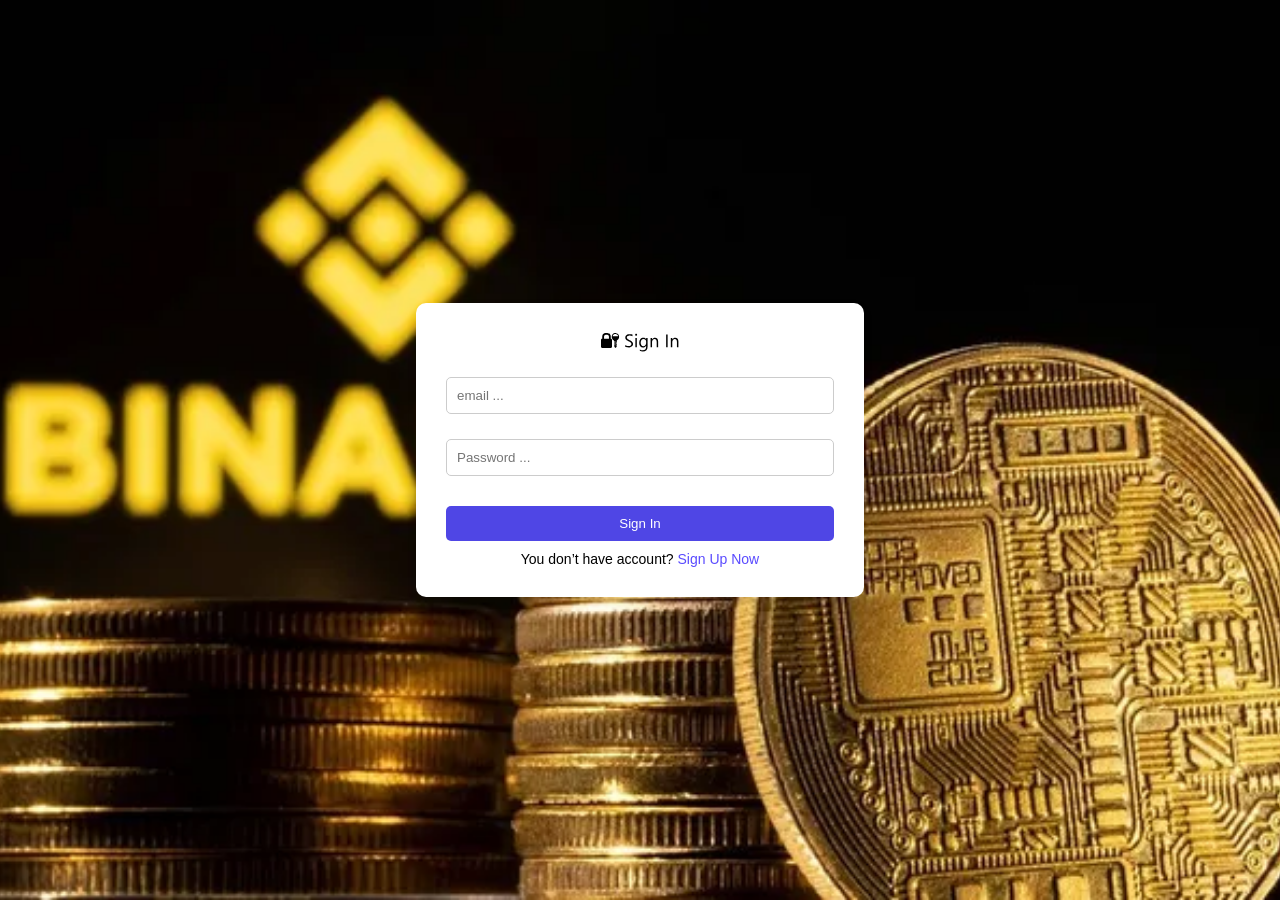
<file: STRUCTURE_FINANCE/index.html>
<!DOCTYPE html>
<html lang="en">

<head>
    <meta charset="UTF-8">
    <meta name="viewport" content="width=device-width, initial-scale=1.0">
    <title>Structure Finance</title>
    <link rel="stylesheet" href="./css/index.css">
</head>

<body>
    <div class="modal" id="change-password-modal">
    <div class="modal-content">
        <div class="modal-header">
            <h2>Change Password</h2>
            <span class="close" id="close-password-modal">✖</span>
        </div>

        <form id="change-password-form">
            <label>Old Password <span>*</span></label>
            <input type="password" id="old-password">
            <p class="modal-error" id="old-password-error">Please enter your old password...</p>

            <label>New Password <span>*</span></label>
            <input type="password" id="new-password">
            <p class="modal-error" id="new-password-error">Please enter your new password...</p>

            <label>Confirm New Password <span>*</span></label>
            <input type="password" id="confirm-new-password">
            <p class="modal-error" id="confirm-new-password-error">Please confirm your new password...</p>

            <div class="buttons">
                <button type="button" class="cancel" id="cancel-password-btn">Cancel</button>
                <button type="submit" class="save">Save</button>
            </div>
        </form>
    </div>
    </div>

    <div class="modal" id="change-info-modal">
    <div class="modal-content">

        <div class="modal-header">
            <h2>Change Information</h2>
            <span class="close" id="close-info-modal">✖</span>
        </div>

        <form id="change-info-form">

            <label>Name <span>*</span></label>
            <input type="text" id="modal-name" value="Nguyen Van A">
            <p class="modal-error" id="modal-name-error">Please enter your name...</p>

            <label>Email <span>*</span></label>
            <input type="email" id="modal-email" value="nguyenvana@gmail.com">
            <p class="modal-error" id="modal-email-error">Please enter your email...</p>

            <label>Phone <span>*</span></label>
            <input type="text" id="modal-phone" value="0987654321">
            <p class="modal-error" id="modal-phone-error">Please enter your phone...</p>

            <label>Gender <span>*</span></label>
            <select id="modal-gender">
                <option value="">Select gender</option>
                <option value="Male">Male</option>
                <option value="Female">Female</option>
                <option value="Other">Other</option>
            </select>
            <p class="modal-error" id="modal-gender-error">Please select your gender...</p>

            <div class="buttons">
                <button type="button" class="cancel" id="cancel-info-btn">Cancel</button>
                <button type="submit" class="save">Save</button>
            </div>

        </form>
        </div>
    </div>

    <header class="topbar">
        <div class="home">
          <div class="logo">
            <p>📒 Tài Chính Cá Nhân</p>
          </div>

          <div class="header-option">
            <div class="account">
              <select ect name="" id="optionHeader" onchange="handleOption()">
                <option value="">Tài khoản</option>
                <option value="logout">Đăng xuất</option>
              </select>
            </div>
          </div>
        </div>
      </header>

      

    <div class="taskbar">
        <div class="taskbar-items">
            <img src="./assets/images/1.png" alt="" />
            <a href="./index.html">Information</a>
        </div>

        <div class="taskbar-items">
            <img src="./assets/images/Vector (2).png" alt="" />
            <a href="./pages/category.html">Category</a>
        </div>

        <div class="taskbar-items">
            <img src="./assets/images/Vector.svg" alt="" />
            <a href="./pages/history.html">History</a>
        </div>
    </div>

    <section class="banner">
        <h2>🎯 Kiểm soát chi tiêu thông minh</h2>
        <p>Theo dõi ngân sách và thu chi hàng tháng dễ dàng</p>
    </section>

    <div class="container">

        <h2 class="title">📊 Quản Lý Tài Chính Cá Nhân</h2>
        <br>

        <div class="card center">
            <h3>Số tiền còn lại</h3>
            <p class="money">0 VND</p>
        </div>

        <div class="card budget-card">
            <label>📅 Chọn tháng:</label>
            <input type="month" id="month-input">
        </div>
        

        <div class="card">
            <label>Ngân sách tháng:</label>
            <div class="budget-row">
                <label class="budget-label">💰 Ngân sách tháng:</label>
                <input type="number" id="budget-input" placeholder="VD: 5000000" min="0">
                <button class="btn blue" id="save-budget-btn">Lưu</button>
            </div>
            <p class="budget-message" id="budget-message"></p>
            <button class="btn blue" id="save-budget-btn">Lưu</button>
        </div>
    </div>    
    <div class="personal-info">
    <h3>Quản Lý Thông Tin cá nhân</h3>
    
    <div class="form-row">
        <div class="form-group is-success">
            <label>Name <span class="required">*</span></label>
            <input type="text" id="profile-name" value="Nguyen Van A" readonly>
        </div>

        <div class="form-group">
            <label>Email <span class="required">*</span></label>
            <input type="email" id="profile-email" value="nguyenvana@gmail.com" readonly>
        </div>
    </div>

    <div class="form-row">
        <div class="form-group">
            <label>Phone <span class="required">*</span></label>
            <input type="text" id="profile-phone" value="0987654321" readonly>
        </div>

        <div class="form-group">
            <label>Gender <span class="required">*</span></label>
            <select id="profile-gender" disabled>
                <option value="Male">Male</option>
                <option value="Female">Female</option>
                <option value="Other">Other</option>
            </select>
        </div>
    </div>

    <div class="button-group">
        <button class="btn-outline" id="change-info-btn" type="button">Change Information</button>
        <button class="btn-outline" id="change-password-btn" type="button">Change Password</button>
    </div>
</div>    
    <footer>
        <div>© 2026 Quản lý Tài Chính Cá Nhân - by Tan Dung</div>
    </footer>
    <div class="logout-overlay" id="logout-overlay">
        <div class="logout">
          <p class="logout-title">Bạn có chắc chắn muốn đăng xuất không?</p>

          <div class="logout-confirm">
            <button class="confirm-btn" id="confirm-btn">Có</button>
            <button class="confirm-btn" id="cancel-btn">Không</button>
          </div>
        </div>
      </div>
      
</body>
<script src="./js/index.js"></script>
<script src="./js/month-budget.js"></script>

</html>
</file>
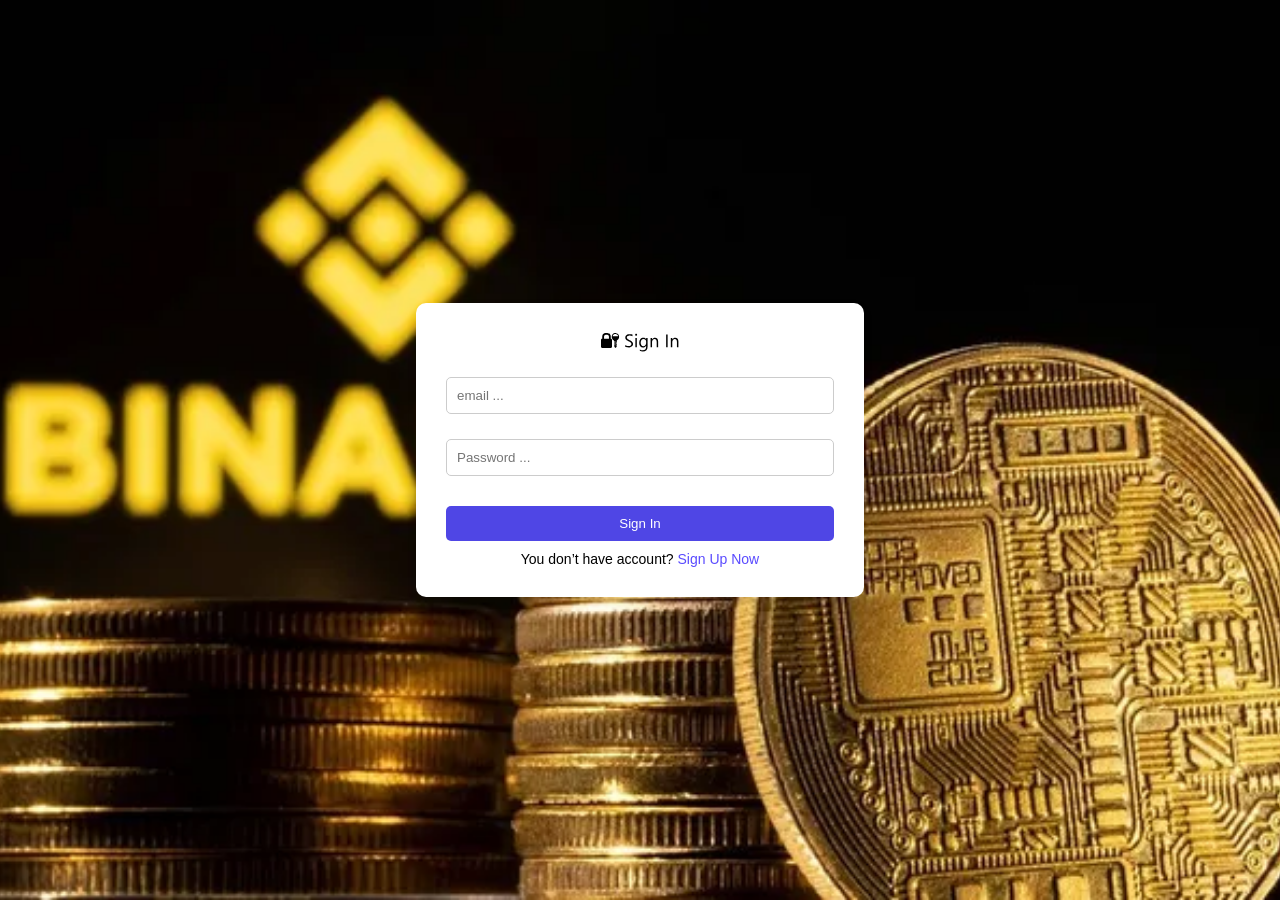
<file: STRUCTURE_FINANCE/pages/category.html>
﻿<!doctype html>
<html lang="en">
  <head>
    <meta charset="UTF-8" />
    <meta name="viewport" content="width=device-width, initial-scale=1.0" />
    <title>Structure Finance</title>
    <link rel="stylesheet" href="../css/category.css" />
  </head>
  <body>
    <header class="topbar">
      <div class="home">
        <div class="logo">
          <p>📒 Tài Chính Cá Nhân</p>
        </div>

        <div class="header-option">
          <div class="account">
            <select name="" id="optionHeader" onchange="handleOption()">
              <option value="">Tài khoản</option>
              <option value="logout">Đăng xuất</option>
            </select>
          </div>
        </div>
      </div>
    </header>

    <div class="page">
      <div class="taskbar">
        <div class="taskbar-items">
          <img src="../assets/images/rep.svg" alt="" />
          <a href="../index.html">Information</a>
        </div>

        <div class="taskbar-items">
          <img src="../assets/images/Vector (2).png" alt="" />
          <a href="../pages/category.html">Category</a>
        </div>

        <div class="taskbar-items">
          <img src="../assets/images/Vector.svg" alt="" />
          <a href="../pages/history.html">History</a>
        </div>
      </div>

      <section class="banner">
        <h2 class="banner-title">🎯 Kiểm soát chi tiêu thông minh</h2>
        <p class="banner-text">
          Theo dõi ngân sách và thu chi hằng tháng dễ dàng
        </p>
      </section>

      <main class="main">
        <div class="main-content">
          <p class="main-title">📊 Quản Lý Tài Chính Cá Nhân</p>

          <div class="money-left">
            <p class="money-left-label">Số tiền còn lại</p>
            <p class="money-left-value">0 VND</p>
          </div>

          <div class="input-box month-box">
            <label>📅 Chọn tháng:</label>
            <input type="month" id="category-month-input" />
          </div>

          <div class="container">
            <h3>📂 Quản lý danh mục (Theo tháng)</h3>

            <div class="form">
              <div class="input-group">
                <select id="category-name-input">
                  <option value="">Chọn danh mục</option>
                  <option value="Ăn uống ">Ăn uống </option>
                  <option value="Mua sắm ">Mua sắm </option>
                  <option value="Đi lại / Xăng xe ">Đi lại / Xăng xe </option>
                  <option value="Tiền nhà / Tiền trọ ">Tiền nhà / Tiền trọ </option>
                  <option value="Hóa đơn điện nước ">Hóa đơn điện nước </option>
                  <option value="Học tập ">Học tập </option>
                  <option value="Giải trí ">Giải trí </option>
                  <option value="Sức khỏe / Y tế ">Sức khỏe / Y tế </option>
                  <option value="Du lịch ">Du lịch </option>
                  <option value="Quà tặng / Tiệc tùng ">Quà tặng/Tiệc tùng </option>
                </select>
              </div>

              <input type="number" id="category-limit-input" placeholder="Giới hạn (VND)" min="0" />

              <button class="btn" id="add-category-btn">Thêm danh mục</button>
            </div>
            <p class="category-message" id="category-message"></p>

            <div class="list" id="category-list"></div>
          </div>
        </div>
      </main>
    </div>

    <div class="logout-overlay" id="logout-overlay">
      <div class="logout">
        <p class="logout-title">Bạn có chắc chắn muốn đăng xuất không?</p>

        <div class="logout-confirm">
          <button class="confirm-btn" id="confirm-btn">Có</button>
          <button class="confirm-btn" id="cancel-btn">Không</button>
        </div>
      </div>
    </div>
    <div class="logout-overlay" id="delete-overlay">
      <div class="logout">
        <p class="logout-title">Bạn có chắc chắn muốn xóa không?</p>

        <div class="logout-confirm">
          <button class="confirm-btn" id="delete-confirm-btn" style="background: red;">Có</button>
          <button class="confirm-btn" id="delete-cancel-btn">Không</button>
        </div>
      </div>
    </div>
    <div class="edit-overlay" id="edit-overlay">
      <div class="edit-modal">
        <div class="edit-modal-header">
          <h3 class="edit-modal-title">Sửa danh mục</h3>
          <button class="edit-close-btn" id="edit-close-btn" type="button">×</button>
        </div>
        <div class="edit-form-group">
          <label for="edit-category-name">Tên danh mục</label>
          <select id="edit-category-name">
            <option value="">Chọn danh mục</option>
            <option value="Ăn uống ">Ăn uống </option>
            <option value="Mua sắm ">Mua sắm </option>
            <option value="Đi lại / Xăng xe ">Đi lại / Xăng xe </option>
            <option value="Tiền nhà / Tiền trọ ">Tiền nhà / Tiền trọ </option>
            <option value="Hóa đơn điện nước ">Hóa đơn điện nước </option>
            <option value="Học tập ">Học tập </option>
            <option value="Giải trí ">Giải trí </option>
            <option value="Sức khỏe / Y tế ">Sức khỏe / Y tế </option>
            <option value="Du lịch ">Du lịch </option>
            <option value="Quà tặng / Tiệc tùng ">Quà tặng/Tiệc tùng </option>
          </select>
        </div>
        <div class="edit-form-group">
          <label for="edit-category-limit">Giới hạn tiền</label>
          <input type="number" id="edit-category-limit" placeholder="Nhập giới hạn tiền" min="0" />
        </div>
        <p class="edit-message" id="edit-message"></p>
        <div class="edit-actions">
          <button class="edit-save-btn" id="edit-save-btn" type="button">Lưu</button>
          <button class="edit-cancel-btn" id="edit-cancel-btn" type="button">Hủy</button>
        </div>
      </div>
    </div>
  </body>
  <script src="../js/index.js"></script>
  <script src="../js/category.js"></script>
</html>
</file>
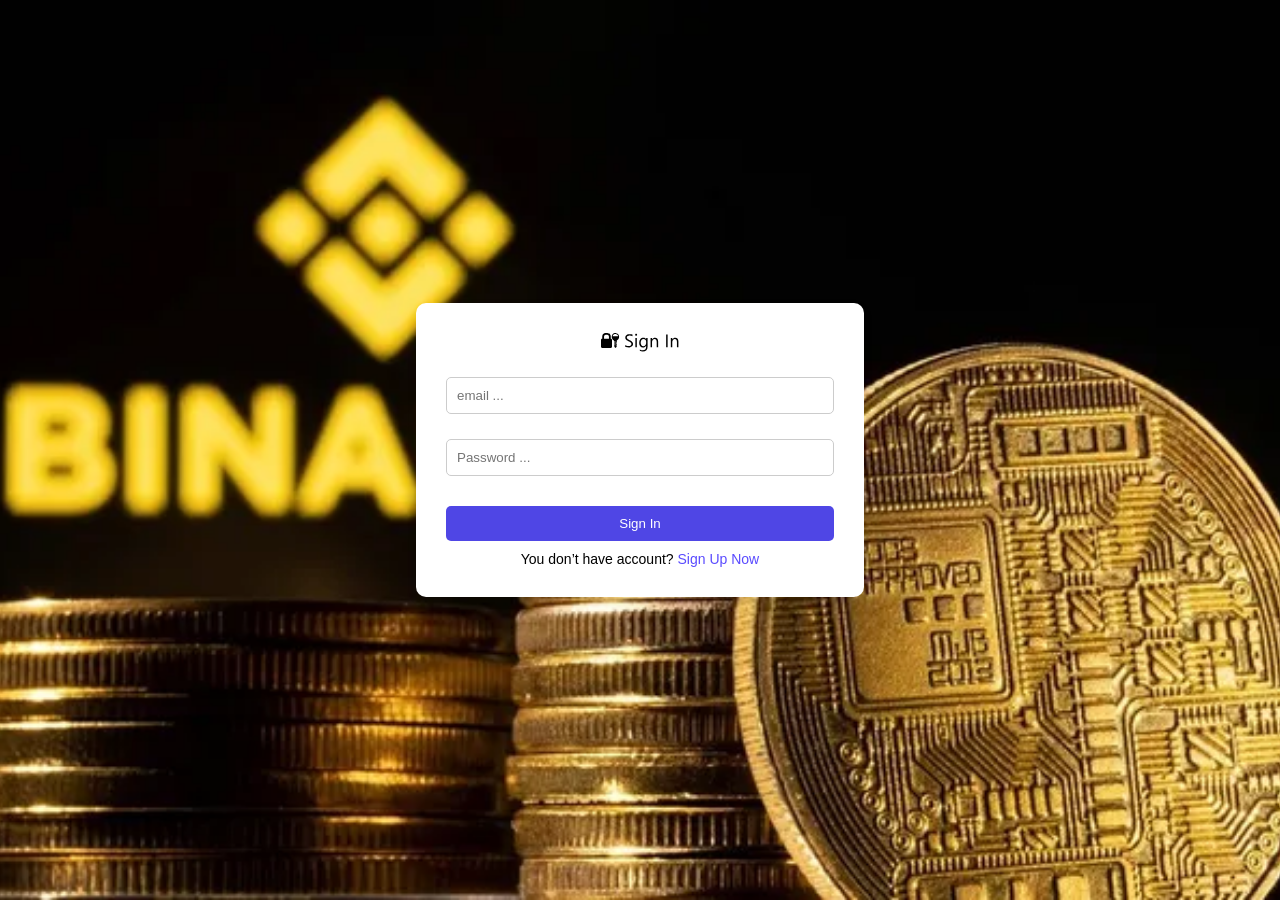
<file: STRUCTURE_FINANCE/pages/history.html>
﻿<!doctype html>
<html lang="en">
  <head>
    <meta charset="UTF-8" />
    <meta name="viewport" content="width=device-width, initial-scale=1.0" />
    <title>Structure Finance</title>
    <link rel="stylesheet" href="../css/history.css" />
  </head>
  <body>
    <header class="topbar">
      <div class="home">
        <div class="logo">
          <p>📒 Tài Chính Cá Nhân</p>
        </div>

        <div class="header-option">
          <div class="account">
            <select name="" id="optionHeader" onchange="handleOption()">
              <option value="">Tài khoản</option>
              <option value="logout">Đăng xuất</option>
            </select>
          </div>
        </div>
      </div>
    </header>

    <div class="page">
      <div class="taskbar">
        <div class="taskbar-items">
          <img src="../assets/images/Vector (1).png" alt="" />
          <a href="../index.html">Information</a>
        </div>

        <div class="taskbar-items">
          <img src="../assets/images/Vector (2).png" alt="" />
          <a href="../pages/category.html">Category</a>
        </div>

        <div class="taskbar-items">
          <img src="../assets/images/Vector (3).png" alt="" />
          <a href="../pages/history.html">History</a>
        </div>
      </div>

      <section class="banner">
        <h2 class="banner-title">🎯 Kiểm soát chi tiêu thông minh</h2>
        <p class="banner-text">
          Theo dõi ngân sách và thu chi hằng tháng dễ dàng
        </p>
      </section>

      <main class="main">
        <div class="main-content">
          <p class="main-title">📊 Quản Lý Tài Chính Cá Nhân</p>

          <div class="money-left">
            <p class="money-left-label">Số tiền còn lại</p>
            <p class="money-left-value">0 VND</p>
          </div>

          <div class="input-box month-box">
            <label>📅 Chọn tháng:</label>
            <input type="month" id="history-month-input" />
          </div>

          <div class="section-box">
            <div class="input-row">
              <input type="number" id="history-amount-input" placeholder="Số tiền" min="0" />
              <select id="history-category-select" style="background-color: #efefef">
                <option value="">Danh mục chi tiêu</option>
              </select>
              <input type="text" id="history-note-input" placeholder="Ghi chú" />
              <button class="btn" id="add-transaction-btn">Thêm</button>
            </div>
            <p class="history-message" id="history-message"></p>
          </div>

          <div class="container">
            <div class="container-header">
              <p>📄 Lịch sử giao dịch (theo tháng)</p>

              <div class="actions-top">
                <select class="sort-select" id="sort-amount-select">
                  <option value="default">Mặc định</option>
                  <option value="desc">Cao đến thấp</option>
                  <option value="asc">Thấp đến cao</option>
                </select>

                <div class="search-box">
                  <input type="text" id="history-search-input" placeholder="tìm nội dung" />
                  <button class="search-btn"><img src="../assets/images/kinhlup.png" alt=""></button>
                </div>
              </div>
            </div>

            <table>
              <thead>
                <tr>
                  <th>STT</th>
                  <th>Category</th>
                  <th>Budget</th>
                  <th>Note</th>
                  <th>Actions</th>
                </tr>
              </thead>

              <tbody id="history-table-body"></tbody>
            </table>

            <div class="pagination" id="history-empty-state"></div>
          </div>
        </div>
      </main>
    </div>
    <div class="logout-overlay" id="logout-overlay">
      <div class="logout">
        <p class="logout-title">Bạn có chắc chắn muốn đăng xuất không?</p>

        <div class="logout-confirm">
          <button class="confirm-btn" id="confirm-btn">Có</button>
          <button class="confirm-btn" id="cancel-btn">Không</button>
        </div>
      </div>
    </div>
    <div class="logout-overlay" id="delete-overlay">
      <div class="logout">
        <p class="logout-title">Bạn có chắc chắn muốn xóa không?</p>

        <div class="logout-confirm">
          <button class="confirm-btn" id="delete-confirm-btn">Có</button>
          <button class="confirm-btn" id="delete-cancel-btn">Không</button>
        </div>
      </div>
    </div>
  </body>
  <script src="../js/index.js"></script>
  <script src="../js/history.js"></script>
</html>
</file>
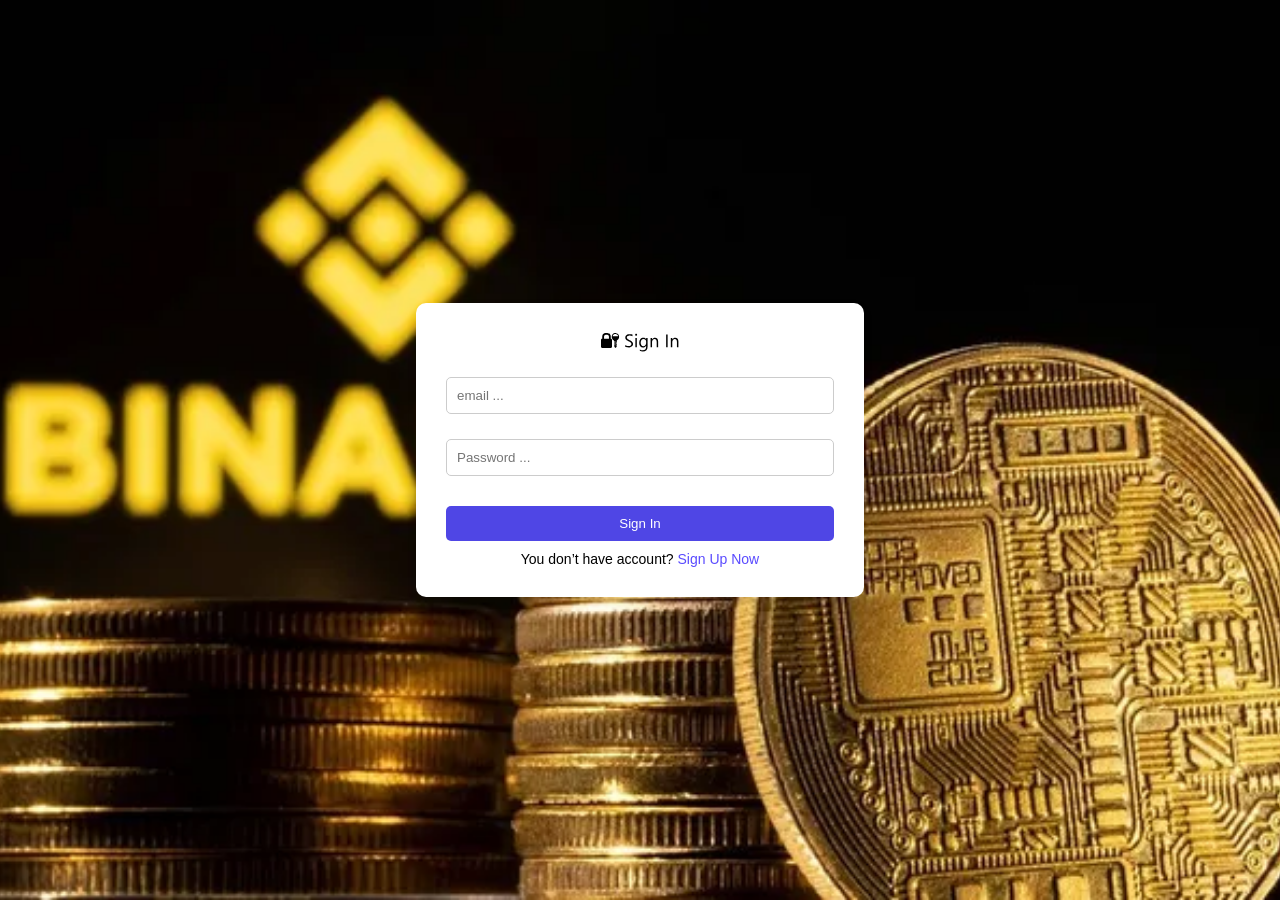
<file: STRUCTURE_FINANCE/pages/login.html>
<!DOCTYPE html>
<html lang="en">
<head>
    <meta charset="UTF-8">
    <meta name="viewport" content="width=device-width, initial-scale=1.0">
    <title>Login</title>
    <script>
        if (localStorage.getItem("currentUser")) {
            window.location.replace("../index.html");
        }
    </script>
    <link rel="stylesheet" href="../css/login.css">
</head>
<body>
    <img src="../assets/images/2ac775bd5067aeac50620b4071349ace249dc22c.png" alt="" class="bg">

    <div class="login">
        <div class="title">
            <h2> <img src="../assets/images/Heading 2 → 🔐 Đăng nhập.svg" alt=""></h2>
            <p class="success" id="success">Login Successfully</p>
        </div>
        <div class="input">
            <form id="loginForm">
            <div class="form-group">
                <input type="email" placeholder="email ..." required id="email">
                <p class="err" id="email-err">Please enter your email ...</p>
            </div>
            <div class="form-group">
                <input type="password" placeholder="Password ..." required id="password">
                <p class="err" id="password-err">Please enter your password ...</p>
            </div>
            <button type="submit" id="login-btn" onclick="handle(event)">Sign In</button>
            <p>You don’t have account?  <a href="register.html">Sign Up Now</a></p>
        </form>
        </div>
        
    </div>
</body>
<script src="../js/login.js"></script>
</html>
</file>
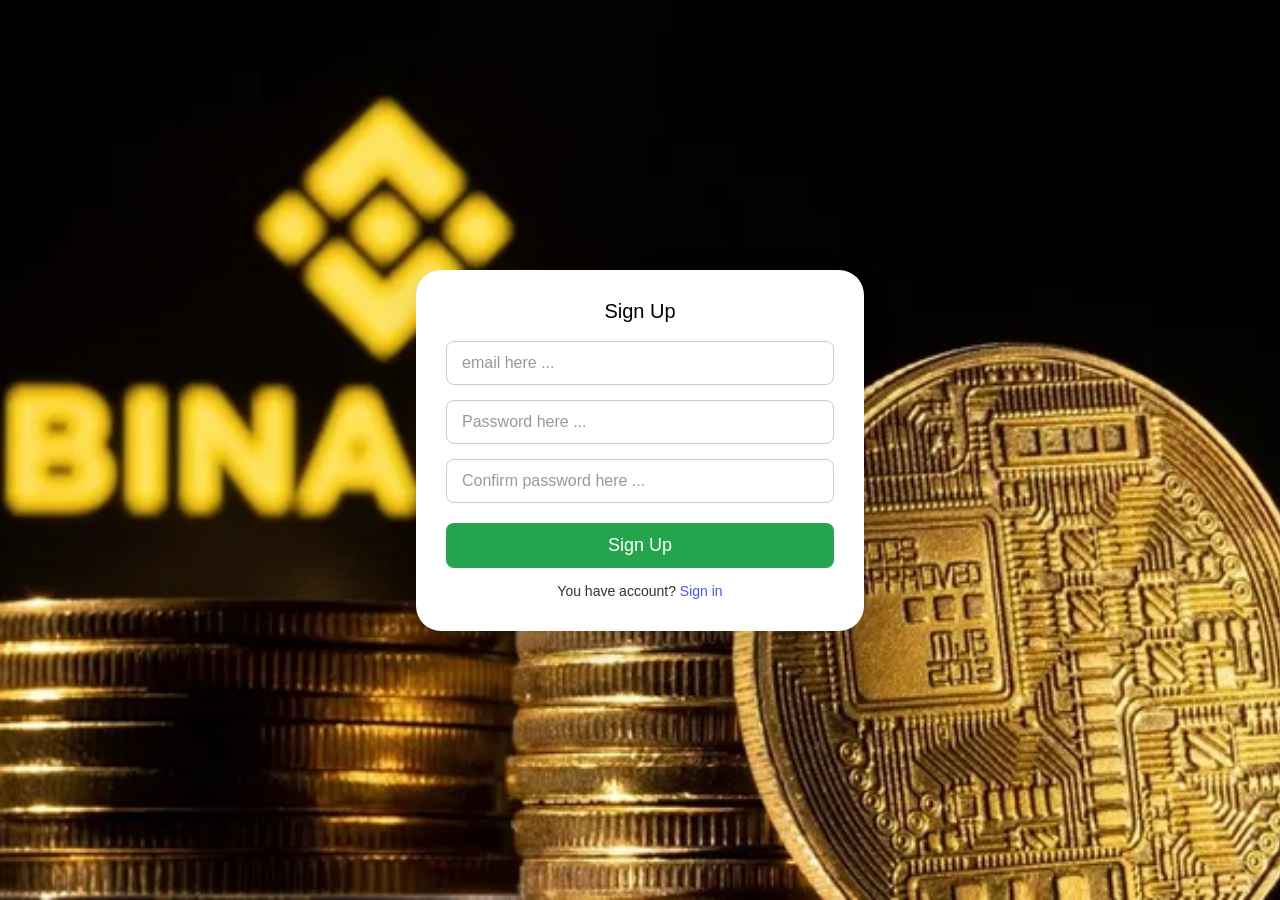
<file: STRUCTURE_FINANCE/pages/register.html>
<!DOCTYPE html>
<html lang="en">
<head>
    <meta charset="UTF-8">
    <meta name="viewport" content="width=device-width, initial-scale=1.0">
    <title>Register</title>
    <link rel="stylesheet" href="../css/register.css">
</head>
<body>
    <img src="../assets/images/2ac775bd5067aeac50620b4071349ace249dc22c.png" alt="" class="bg">
    <div class="login">
        <div class="title">
            <p> Sign Up</p>
            <p id="success" class="success" style="display: none;">Sign Up Successfully</p>
        </div>
        <div class="input">
            <form id="registerForm">
                <div class="form-group">
                    <input type="text" id="email" placeholder="email here ..." required>
                    <p class="err" id="emailError">Please enter your email ...</p>
                </div>
                <div class="form-group">
                    <input type="password" id="password" placeholder="Password here ..." required>
                    <p class="err" id="passwordError">Please enter your password ...</p>
                </div>
                <div class="form-group">
                    <input type="password" id="confirmPassword" placeholder="Confirm password here ..." required>
                    <p class="err" id="confirmPasswordError">Please enter your confirm password ...</p>
                </div>
            <button type="submit" onclick="handleSubmit(event)">Sign Up</button>
            <p>You have account?   <a href="login.html">Sign in</a></p>
        </form>
        </div>
        
    </div>
    <script src="../js/register.js"></script>
</body>
</html>
</file>
<file: STRUCTURE_FINANCE/css/index.css>
:root {
    --primary: #4b43d0;
    --primary-dark: #372fae;
    --primary-soft: #eef0ff;
    --text: #1e293b;
    --muted: #64748b;
    --border: #d9e0ec;
    --surface: #ffffff;
    --surface-muted: #f8fafc;
    --danger: #dc2626;
    --success: #16a34a;
    --shadow-lg: 0 24px 60px rgba(60, 72, 100, 0.22);
    --shadow-md: 0 16px 36px rgba(71, 85, 105, 0.12);
}

* {
    margin: 0;
    padding: 0;
    box-sizing: border-box;
    font-family: Arial, sans-serif;
}

body {
    margin: 0;
    color: var(--text);
    background:
        radial-gradient(circle at top left, rgba(75, 67, 208, 0.16), transparent 26%),
        radial-gradient(circle at top right, rgba(59, 130, 246, 0.12), transparent 24%),
        linear-gradient(180deg, #f7f8ff 0%, #eef2f7 100%);
}

.modal,
.logout-overlay {
    position: fixed;
    inset: 0;
    display: none;
    align-items: center;
    justify-content: center;
    padding: 20px;
    background: rgba(15, 23, 42, 0.55);
    backdrop-filter: blur(6px);
}

.modal {
    z-index: 1100;
}

.logout-overlay {
    z-index: 999;
}

.modal-content,
.logout {
    width: 100%;
    background: linear-gradient(180deg, #ffffff 0%, #fbfcff 100%);
    border: 1px solid rgba(217, 224, 236, 0.9);
    box-shadow: var(--shadow-lg);
    animation: fadeIn 0.25s ease;
}

.modal-content {
    max-width: 470px;
    border-radius: 24px;
    padding: 26px;
}

.logout {
    max-width: 320px;
    border-radius: 18px;
    padding: 24px;
    text-align: center;
}

.modal-header {
    display: flex;
    align-items: center;
    justify-content: space-between;
    margin-bottom: 18px;
    padding-bottom: 14px;
    border-bottom: 1px solid #eef2f7;
}

.modal-header h2 {
    color: var(--primary);
    font-size: 24px;
    font-weight: 700;
}

.close {
    width: 36px;
    height: 36px;
    display: inline-flex;
    align-items: center;
    justify-content: center;
    border-radius: 999px;
    background: #f3f6fb;
    color: #475569;
    font-size: 18px;
    line-height: 1;
    cursor: pointer;
    transition: 0.2s ease;
}

.close:hover {
    background: #e8edff;
    color: var(--primary);
}

#change-info-form,
#change-password-form {
    display: flex;
    flex-direction: column;
    gap: 12px;
}

#change-info-form label,
#change-password-form label {
    font-size: 14px;
    font-weight: 600;
    color: #334155;
}

#change-info-form span,
#change-password-form span {
    color: var(--danger);
}

#change-info-form input,
#change-info-form select,
#change-password-form input {
    width: 100%;
    padding: 13px 14px;
    border: 1px solid #dbe2ea;
    border-radius: 12px;
    background: #f8fafc;
    font-size: 14px;
    outline: none;
    transition: 0.2s ease;
}

#change-info-form input:focus,
#change-info-form select:focus,
#change-password-form input:focus {
    border-color: #5c67f2;
    background: #fff;
    box-shadow: 0 0 0 4px rgba(92, 103, 242, 0.12);
}

#change-info-form input.input-error,
#change-info-form select.input-error,
#change-password-form input.input-error,
.budget-row input.input-error {
    border-color: var(--danger);
    background: #fef2f2;
    color: #991b1b;
}

.budget-row input.input-error:focus {
    box-shadow: 0 0 0 3px rgba(220, 38, 38, 0.15);
}

.modal-error {
    display: none;
    margin-top: -6px;
    font-size: 13px;
    font-weight: 500;
    color: var(--danger);
}

.buttons,
.logout-confirm,
.button-group {
    display: flex;
    gap: 12px;
}

.buttons {
    justify-content: flex-end;
    margin-top: 12px;
}

.buttons .cancel,
.buttons .save,
.confirm-btn,
.btn-outline,
.btn {
    border-radius: 12px;
    font-weight: 600;
    transition: 0.2s ease;
    cursor: pointer;
}

.buttons .cancel,
.buttons .save {
    min-width: 108px;
    padding: 12px 18px;
}

.buttons .cancel {
    border: 1px solid #cbd5e1;
    background: #fff;
    color: #475569;
}

.buttons .cancel:hover {
    background: #f8fafc;
}

.buttons .save,
.blue,
#confirm-btn {
    background: linear-gradient(135deg, var(--primary) 0%, #5f70f8 100%);
    color: #fff;
    box-shadow: 0 12px 24px rgba(75, 67, 208, 0.22);
}

.buttons .save:hover,
.btn-outline:hover,
#confirm-btn:hover {
    transform: translateY(-1px);
}

.taskbar {
    width: 200px;
    position: absolute;
    top: 80px;
    left: 20px;
    display: flex;
    flex-direction: column;
    gap: 10px;
}

.taskbar-items {
    display: flex;
    align-items: center;
    gap: 20px;
    width: 200px;
    height: 39px;
    padding: 0 25px;
    background: #f3f4f6;
    border: 2px solid #4f46e5;
    border-radius: 16px;
    transition: 0.2s ease;
}

.taskbar-items:hover {
    transform: translateX(4px);
    box-shadow: 0 14px 26px rgba(75, 67, 208, 0.12);
}

.taskbar-items img {
    width: 20px;
    height: 20px;
}

.taskbar-items a {
    padding: 9px 0;
    color: #111827;
    text-decoration: none;
    font-size: 14px;
    font-weight: 400;
}

.taskbar-items.is-active {
    background: linear-gradient(90deg, #4f46e5, #4338ca);
    color: #fff;
    border-color: transparent;
}

.taskbar-items.is-active a {
    color: #fff;
}

.taskbar-items.is-active img {
    filter: brightness(0) invert(1);
}

.topbar {
    width: 100%;
    padding: 15px 0;
    background: linear-gradient(135deg, var(--primary) 0%, #6676ff 100%);
    box-shadow: 0 10px 30px rgba(75, 67, 208, 0.18);
}

.home {
    display: flex;
    justify-content: space-between;
    align-items: center;
    max-width: 1200px;
    margin: 0 auto;
    padding: 0 20px;
    color: white;
}

.logo {
    font-weight: bold;
    font-size: 1.1rem;
}

.account {
    cursor: pointer;
    font-size: 0.95rem;
}

.account select {
    border: none;
    background: transparent;
    color: white;
    font-size: 14px;
    font-weight: 500;
    line-height: 20px;
}

.account select:focus {
    outline: none;
}

.banner {
    width: 845px;
    max-width: calc(100% - 40px);
    margin: 30px auto;
    padding: 38px;
    text-align: center;
    color: white;
    background: linear-gradient(135deg, #4338ca 0%, #5b6cf6 55%, #3b82f6 100%);
    border-radius: 22px;
    box-shadow: 0 22px 45px rgba(67, 56, 202, 0.26);
}

.banner h2 {
    margin-bottom: 10px;
}

.banner p {
    color: rgba(255, 255, 255, 0.88);
}

.container {
    width: 850px;
    max-width: calc(100% - 40px);
    margin: auto;
}

.title {
    text-align: center;
    color: var(--primary);
    margin-bottom: 20px 0;
}

.card {
    padding: 24px;
    margin-bottom: 20px;
    text-align: center;
    background: rgba(255, 255, 255, 0.92);
    border: 1px solid rgba(255, 255, 255, 0.8);
    border-radius: 18px;
    box-shadow: var(--shadow-md);
}

.card:has(#budget-input) {
    text-align: center;
}

.card:has(.budget-row) > label,
.card:has(.budget-row) > #save-budget-btn {
    display: none;
}

.budget-row {
    display: flex;
    align-items: center;
    justify-content: center;
    gap: 14px;
    width: 100%;
}

.budget-label {
    min-width: 117.62px;
    padding: 0;
    font-size: 16px;
    line-height: 20px;
    text-align: left;
}

.budget-row input {
    width: 192px;
    height: 42px;
    flex: 0 0 192px;
    background: #f8fafc;
}

.budget-row #save-budget-btn {
    width: 75.7px;
    height: 40px;
    padding: 0;
    flex: 0 0 75.7px;
}

.budget-message {
    min-height: 18px;
    margin-top: 8px;
    font-size: 14px;
    color: var(--danger);
}

.budget-message.success {
    color: var(--success);
}

.row {
    display: flex;
    gap: 10px;
    margin-top: 10px;
}

input {
    flex: 1;
    padding: 10px;
    border: 1px solid #ddd;
    border-radius: 6px;
}

button {
    padding: 10px 15px;
    border: none;
    cursor: pointer;
}

.btn {
    padding: 10px 15px;
}

.green {
    background: #22c55e;
    color: white;
}

.purple {
    background: #6366f1;
    color: white;
}

.money {
    margin-top: 10px;
    color: var(--success);
    font-size: 22px;
}

.list {
    margin-top: 15px;
    list-style: none;
}

.list li {
    display: flex;
    justify-content: space-between;
    padding: 8px 0;
    border-bottom: 1px solid #eee;
}

.delete {
    color: red;
    cursor: pointer;
}

.pagination {
    margin-top: 15px;
    text-align: center;
}

.pagination button {
    margin: 5px;
    padding: 5px 12px;
}

.active {
    background: #3b82f6;
    color: white;
}

.warning {
    background: #ffe4e6;
    color: red;
    text-align: center;
}

table {
    width: 100%;
    margin-top: 10px;
    border-collapse: collapse;
}

th,
td {
    padding: 10px;
    border-bottom: 1px solid #ddd;
    text-align: left;
}

.ok {
    color: green;
}

.fail {
    color: red;
}

footer {
    margin-top: 40px;
    padding: 15px;
    text-align: center;
    color: white;
    background: linear-gradient(135deg, #4338ca 0%, #5b6cf6 100%);
}

.personal-info {
    width: 850px;
    max-width: 95%;
    margin: 30px auto;
    padding: 40px;
    background: rgba(255, 255, 255, 0.9);
    border: 1px solid rgba(255, 255, 255, 0.85);
    border-radius: 24px;
    box-shadow: var(--shadow-md);
}

.personal-info h3 {
    margin-bottom: 25px;
    color: var(--primary);
    text-align: center;
    font-size: 26px;
}

.form-row {
    display: flex;
    gap: 20px;
    margin-bottom: 20px;
}

.form-group {
    flex: 1;
    display: flex;
    flex-direction: column;
    text-align: left;
}

.form-group label {
    margin-bottom: 8px;
    color: #334155;
    font-size: 14px;
    font-weight: 600;
}

.required {
    margin-left: 2px;
    color: red;
}

.form-group input,
.form-group select {
    width: 100%;
    padding: 13px 15px;
    border: 1px solid var(--border);
    border-radius: 12px;
    background-color: var(--surface-muted);
    font-size: 14px;
    outline: none;
    transition: all 0.3s ease;
}

.form-group input[readonly],
.form-group select:disabled {
    cursor: not-allowed;
    color: var(--muted);
    background: linear-gradient(180deg, #f8fafc 0%, #f1f5f9 100%);
}

.button-group {
    margin-top: 25px;
}

.btn-outline {
    flex: 1;
    padding: 13px 16px;
    background: linear-gradient(180deg, #f6f8ff 0%, #eef2ff 100%);
    border: 1px solid rgba(92, 103, 242, 0.3);
    color: #4f46e5;
    font-size: 15px;
    box-shadow: 0 10px 20px rgba(92, 103, 242, 0.08);
}

.btn-outline:hover {
    background: linear-gradient(135deg, var(--primary) 0%, #5f70f8 100%);
    color: #fff;
}

.logout-title {
    margin-bottom: 20px;
    font-size: 16px;
    font-weight: 500;
}

.logout-confirm {
    justify-content: space-between;
}

.confirm-btn {
    flex: 1;
    padding: 10px;
}

#cancel-btn {
    background: #e5e7eb;
    color: var(--text);
    box-shadow: none;
}

#cancel-btn:hover {
    background: #d1d5db;
}

@keyframes fadeIn {
    from {
        opacity: 0;
        transform: translateY(-20px);
    }

    to {
        opacity: 1;
        transform: translateY(0);
    }
}

@media (max-width: 992px) {
    .taskbar {
        position: static;
        width: calc(100% - 40px);
        margin: 20px auto 0;
        top: auto;
        left: auto;
    }

    .taskbar-items {
        justify-content: center;
    }
}

@media (max-width: 768px) {
    .banner,
    .container,
    .personal-info {
        max-width: calc(100% - 24px);
    }

    .banner,
    .personal-info,
    .card {
        border-radius: 18px;
    }

    .form-row,
    .button-group,
    .buttons,
    .logout-confirm,
    .budget-row {
        flex-direction: column;
    }

    .budget-label {
        min-width: 0;
        text-align: center;
    }

    .budget-row input,
    .budget-row #save-budget-btn,
    .buttons .cancel,
    .buttons .save,
    .btn-outline {
        width: 100%;
    }

    .modal-content {
        padding: 20px;
        border-radius: 20px;
    }
}
</file>
<file: STRUCTURE_FINANCE/css/category.css>
* {
    margin: 0;
    padding: 0;
    box-sizing: border-box;
    font-family: "Roboto", sans-serif;
}

body {
    background: #f3f4f6;
}

.page {
    min-height: 100vh;
    display: flex;
    flex-direction: column;
}

.header {
    background: #4338ca;
    padding: 16px 0;
}

.header-box {
    max-width: 1300px;
    margin: auto;
    display: flex;
    justify-content: space-between;
    align-items: center;
}

.header p {
    color: white;
    font-size: 18px;
}

.banner {
    max-width: 768px;
    width: 100%;
    margin: 24px auto;
    padding: 28px;
    background: #4f46e5;
    border-radius: 12px;
    text-align: center;
    color: white;
}

.banner-title {
    font-size: 22px;
    margin-bottom: 6px;
}

.banner-text {
    font-size: 14px;
}

.header-option {
    display: flex;
    gap: 5px;
}

.icon-header {
    width: 16px;
    height: 16px;
}

.icon-header img {
    padding: 2px;
}

.main {
    flex: 1;
}

.main-content {
    max-width: 768px;
    width: 100%;
    margin: auto;
    padding: 24px;
}

.main-title {
    text-align: center;
    color: #4F46E5;
    font-size: 30px;
    line-height: 36px;
    padding-bottom: 24px;
}


.input-box {
    background: #ffffff;
    max-width: 720px;
    width: 100%;
    height: 90px;
    border-radius: 12px;
    margin-bottom: 24px;
    padding: 24px;
    box-shadow: 0 6px 16px rgba(0, 0, 0, 0.08);
    text-align: center;
}

.input-box.budget-box {
    height: 98px;
}

.input-box label {
    width: 83px;
    height: 20px;
    font-size: 12px;
    line-height: 20px;
    color: #6B7280;
    padding: 12px;

}
.account select {
    background-color: #4b43d0;
    border: none;
    font-size: 14px;
    font-weight: 400;
    line-height: 20px;
    color: white;
}
.account select:focus {
    outline: none;
}



.topbar {
    background-color: #4b43d0; 
    padding: 8px 0;
    width: 100%;
}


.home {
    display: flex;             
    justify-content: space-between; 
    align-items: center;       
    max-width: 1200px;         
    margin: 0 auto;            
    padding: 0 20px;           
    color: white;
    font-family: sans-serif;
}

input,
select {
    height: 42px;
    border-radius: 6px;
    border: 1px solid #DEE2E6;
    padding: 12px 9px;
}


.money-left {
    height: 104px;
    background: #ffffff;
    padding: 22px;
    border-radius: 14px;
    text-align: center;
    margin-bottom: 20px;
    box-shadow: 0 6px 16px rgba(0, 0, 0, 0.08);
}

.money-left-label {
    color: #6b7280;
}

.money-left-value {
    color: #22c55e;
    font-size: 24px;
    margin-top: 5px;
}

.container {
    width: 100%;
    background: #fff;
    border-radius: 10px;
    padding: 20px;
}

h3 {
    margin-bottom: 16px;
    font-weight: 600;
    color: #333;
}

.form {
    display: flex;
    gap: 22px;
    margin-bottom: 22px;
}
.category-message {
    min-height: 20px;
    margin-bottom: 16px;
    color: #dc2626;
    font-size: 14px;
}
.category-message.success {
    color: #16a34a;
}

.form input,
.form select {
    padding: 11px 9px;
    border: 1px solid #ddd;
    border-radius: 6px;
    outline: none;
    flex: 1;
}

.form input.input-error,
.edit-form-group input.input-error {
    border: 1px solid #dc2626;
    background-color: #fef2f2;
    color: #991b1b;
}

.form input.input-error:focus,
.edit-form-group input.input-error:focus {
    box-shadow: 0 0 0 3px rgba(220, 38, 38, 0.15);
}

.input-group {
    position: relative;
    flex: 1;
}

.input-group input,
.input-group select {
    width: 100%;
}

.arrow {
    position: absolute;
    right: 10px;
    top: 50%;
    transform: translateY(-50%);
    color: #888;
}

.btn {
    background: #4f46e5;
    color: white;
    border: none;
    padding: 10px 16px;
    border-radius: 6px;
    cursor: pointer;
    white-space: nowrap;
}

.list {
    display: grid;
    grid-template-columns: repeat(3, 1fr);
    gap: 15px;
}

.card {
    display: flex;
    align-items: center;
    justify-content: space-between;
    border: 1px solid #e5e7eb;
    border-radius: 10px;
    width: 212px;
    height: 82px;
    padding: 10px 12px;
    position: relative;
    background: #fff;
    gap: 10px;
    overflow: hidden;
}

.icon {
    width: 40px;
    height: 40px;
    border: 1px solid #ddd;
    border-radius: 8px;
    display: flex;
    align-items: center;
    justify-content: center;
    font-size: 20px;
    flex-shrink: 0;
    margin-right: 0;
}

.content {
    min-width: 0;
    flex: 1;
    display: flex;
    flex-direction: column;
    justify-content: center;
    gap: 6px;
    padding-right: 6px;
}

.content .title {
    font-weight: 600;
    color: #333;
    font-size: 14px;
    line-height: 1.2;
    margin: 0;
    white-space: nowrap;
    overflow: hidden;
    text-overflow: ellipsis;
}

.content .price {
    color: #9ca3af;
    font-size: 12px;
    line-height: 1.2;
    margin-top: 0;
    white-space: nowrap;
    overflow: hidden;
    text-overflow: ellipsis;
}
.content .limit {
    color: #6b7280;
    font-size: 12px;
    line-height: 1.2;
    margin-top: 0;
    white-space: nowrap;
    overflow: hidden;
    text-overflow: ellipsis;
}

.actions {
    display: flex;
    flex-direction: column;
    justify-content: center;
    align-items: center;
    gap: 8px;
    font-size: 14px;
    color: black;
    flex-shrink: 0;
}
.action-btn {
    background: transparent;
    border: none;
    cursor: pointer;
    font-size: 16px;
    line-height: 1;
    width: 20px;
    height: 20px;
}
.empty-state {
    grid-column: 1 / -1;
    text-align: center;
    padding: 24px;
    border: 1px dashed #d1d5db;
    border-radius: 12px;
    color: #6b7280;
}


.taskbar {
    width: 200px;
    position: absolute;
    top: 80px;
    left: 20px;
    display: flex;
    flex-direction: column;
    gap: 10px;
}

.taskbar-items {
    display: flex;
    align-items: center;
    gap: 20px;
    width: 200px;
    height: 39px;
    padding: 0 25px;
    border-radius: 16px;
    background: #f3f4f6;
    border: 2px solid #4f46e5;
    transition: 0.2s ease;
}

.taskbar-items:hover {
    transform: translateX(4px);
    box-shadow: 0 14px 26px rgba(75, 67, 208, 0.12);
}

.taskbar-items img {
    width: 20px;
    height: 20px;
}

.taskbar-items a {
    padding: 9px 0;
    text-decoration: none;
    font-size: 14px;
    color: #111827;
    font-weight: 400;
}

.taskbar-items.is-active {
    background: linear-gradient(90deg, #4f46e5, #4338ca);
    color: white;
    border-color: transparent;
}

.taskbar-items.is-active a {
    color: white;
}

.taskbar-items.is-active img {
    filter: brightness(0) invert(1);
}

.logout-overlay {
    position: fixed;
    top: 0;
    left: 0;
    width: 100%;
    height: 100%;
    background: rgba(0, 0, 0, 0.5);
    display: none;
    justify-content: center;
    align-items: center;
    z-index: 999;
}

.logout {
    background: #fff;
    padding: 24px;
    border-radius: 10px;
    width: 320px;
    text-align: center;
    box-shadow: 0 10px 25px rgba(0, 0, 0, 0.2);
    animation: fadeIn 0.3s ease;
}

.logout-title {
    font-size: 16px;
    margin-bottom: 20px;
    font-weight: 500;
}

.logout-confirm {
    display: flex;
    justify-content: space-between;
    gap: 10px;
}

.confirm-btn {
    flex: 1;
    padding: 10px;
    border: none;
    border-radius: 6px;
    cursor: pointer;
    font-weight: 500;
    transition: 0.2s;
}

#confirm-btn {
    background: #ef4444;
    color: white;
}

#confirm-btn:hover {
    background: #dc2626;
}

#cancel-btn {
    background: #e5e7eb;
}

#cancel-btn:hover {
    background: #d1d5db;
}

.edit-overlay {
    position: fixed;
    inset: 0;
    display: none;
    align-items: center;
    justify-content: center;
    background: rgba(15, 23, 42, 0.45);
    backdrop-filter: blur(6px);
    z-index: 1000;
}

.edit-modal {
    width: min(440px, calc(100vw - 32px));
    background: linear-gradient(180deg, #ffffff 0%, #f8faff 100%);
    border: 1px solid rgba(99, 102, 241, 0.14);
    border-radius: 24px;
    box-shadow: 0 24px 60px rgba(15, 23, 42, 0.18);
    padding: 26px 24px 22px;
}

.edit-modal-header {
    display: flex;
    align-items: center;
    justify-content: space-between;
    margin-bottom: 18px;
}

.edit-modal-title {
    margin: 0;
    font-size: 26px;
    line-height: 1.2;
    font-weight: 700;
    color: #1f2a44;
}

.edit-close-btn {
    width: 36px;
    height: 36px;
    border: none;
    border-radius: 999px;
    background: #eef2ff;
    color: #4f46e5;
    font-size: 24px;
    line-height: 1;
    cursor: pointer;
}

.edit-form-group {
    margin-bottom: 16px;
}

.edit-form-group label {
    display: block;
    margin-bottom: 8px;
    font-size: 14px;
    font-weight: 600;
    color: #475569;
}

.edit-form-group input,
.edit-form-group select {
    width: 100%;
    height: 48px;
    padding: 0 14px;
    border: 1px solid #dbe4ff;
    border-radius: 14px;
    background: #ffffff;
    font-size: 15px;
    color: #0f172a;
    outline: none;
    transition: border-color 0.2s ease, box-shadow 0.2s ease;
}

.edit-form-group input:focus,
.edit-form-group select:focus {
    border-color: #6366f1;
    box-shadow: 0 0 0 4px rgba(99, 102, 241, 0.12);
}

.edit-message {
    min-height: 20px;
    margin: 2px 0 16px;
    font-size: 14px;
    color: #dc2626;
}

.edit-message.success {
    color: #16a34a;
}

.edit-actions {
    display: flex;
    gap: 12px;
}

.edit-save-btn,
.edit-cancel-btn {
    flex: 1;
    height: 46px;
    border: none;
    border-radius: 14px;
    font-size: 15px;
    font-weight: 600;
    cursor: pointer;
    transition: transform 0.18s ease, box-shadow 0.18s ease, background 0.18s ease;
}

.edit-save-btn {
    background: linear-gradient(135deg, #4f46e5, #4338ca);
    color: #ffffff;
    box-shadow: 0 12px 24px rgba(79, 70, 229, 0.24);
}

.edit-save-btn:hover {
    transform: translateY(-1px);
}

.edit-cancel-btn {
    background: #edf2f7;
    color: #334155;
}

@keyframes fadeIn {
    from {
        opacity: 0;
        transform: translateY(-20px);
    }

    to {
        opacity: 1;
        transform: translateY(0);
    }
}

@media (max-width: 992px) {
    .taskbar {
        position: static;
        width: calc(100% - 40px);
        margin: 20px auto 0;
        top: auto;
        left: auto;
    }

    .taskbar-items {
        justify-content: center;
    }
}
</file>
<file: STRUCTURE_FINANCE/css/history.css>
* {
    margin: 0;
    padding: 0;
    box-sizing: border-box;
    font-family: "Roboto", sans-serif;
}

body {
    background: #f3f4f6;
}

.page {
    min-height: 100vh;
    display: flex;
    flex-direction: column;
}

.header {
    background: #4338ca;
    padding: 16px 0;
}

.header-box {
    max-width: 1300px;
    margin: auto;
    display: flex;
    justify-content: space-between;
    align-items: center;
}


.header p {
    color: white;
    font-size: 18px;
}

.banner {
    max-width: 768px;
    width: 100%;
    margin: 24px auto;
    padding: 28px;
    background: #4f46e5;
    border-radius: 12px;
    text-align: center;
    color: white;
}

.banner-title {
    font-size: 22px;
    margin-bottom: 6px;
}

.banner-text {
    font-size: 14px;
}

.header-option {
    display: flex;
    gap: 5px;
}

.icon-header {
    width: 16px;
    height: 16px;
}

.icon-header img {
    padding: 2px;
}

.main {
    flex: 1;
}

.main-content {
    max-width: 768px;
    width: 100%;
    margin: auto;
    padding: 24px;
}

.main-title {
    text-align: center;
    color: #4F46E5;
    font-size: 30px;
    line-height: 36px;
    padding-bottom: 24px;
}


.input-box {
    background: #ffffff;
    max-width: 720px;
    width: 100%;
    height: 90px;
    border-radius: 12px;
    margin-bottom: 24px;
    padding: 24px;
    box-shadow: 0 6px 16px rgba(0, 0, 0, 0.08);
    text-align: center;
}

.input-box.budget-box {
    height: 98px;
}

.input-box label {
    width: 83px;
    height: 20px;
    font-size: 12px;
    line-height: 20px;
    color: #6B7280;
    padding: 12px;

}

input {
    width: 178px;
    height: 42px;
    border-radius: 6px;
    border: 1px solid #DEE2E6;
    padding: 12px 9px;
}

input.input-error {
    border: 1px solid #dc2626;
    background-color: #fef2f2;
    color: #991b1b;
}

select.input-error {
    border: 1px solid #dc2626;
    background-color: #fef2f2 !important;
    color: #991b1b;
}

input.input-error:focus {
    outline: none;
    box-shadow: 0 0 0 3px rgba(220, 38, 38, 0.15);
}

select.input-error:focus {
    outline: none;
    box-shadow: 0 0 0 3px rgba(220, 38, 38, 0.15);
}


.money-left {
    height: 104px;
    background: #ffffff;
    padding: 22px;
    border-radius: 14px;
    text-align: center;
    margin-bottom: 20px;
    box-shadow: 0 6px 16px rgba(0, 0, 0, 0.08);
}
.account select {
    background-color: #4b43d0;
    border: none;
    font-size: 14px;
    font-weight: 400;
    line-height: 20px;
    color: white;
}
.account select:focus {
    outline: none;
}



.topbar {
    background-color: #4b43d0; 
    padding: 15px 0;
    width: 100%;
}


.home {
    display: flex;             
    justify-content: space-between; 
    align-items: center;       
    max-width: 1200px;         
    margin: 0 auto;            
    padding: 0 20px;           
    color: white;
    font-family: sans-serif;
}

.money-left-label {
    color: #6b7280;
}

.money-left-value {
    color: #22c55e;
    font-size: 24px;
    margin-top: 5px;
}

.section-box {
    background: #ffffff;
    padding: 24px 21px;
    border-radius: 12px;
}
.section-box select {
    padding: 12px 9px;
    border-radius: 9px;
    border: #ddd 0.9px;
    width: 171px;
    height: 42px;

}

.input-row {
    display: flex;
    gap: 18px;
    border-radius: 6px;
}
.history-message {
    min-height: 20px;
    margin-top: 12px;
    color: #dc2626;
    font-size: 14px;
}
.history-message.success {
    color: #16a34a;
}


.btn {
    background: #6366F1;
    width: 150px;
    height: 42px;
    color: white;
    border: none;
    border-radius: 6px;
}

.container {
    width: 100%;
    background: #fff;
    border-radius: 12px;
    padding: 25px;
    margin-top: 24px;
}

.container-header {
    display: flex;
    justify-content: space-between;
    align-items: center;
    margin-bottom: 20px;
}

.container-header p {
    font-weight: 400;
    font-size: 17.72px;
    line-height: 28px;


}

.actions-top {
    display: flex;
    gap: 7px;
}

.sort-select {
    background: #f3f4f6;
    border: 1px solid #ddd;
    min-width: 150px;
    height: 42px;
    padding: 8px 14px;
    border-radius: 8px;
    cursor: pointer;
}

.search-box {
    display: flex;
    border-radius: 8px;
    gap: 7px;

}


.search-btn {
    background: #1D4ED8;
    color: white;
    border: 1px solid #DEE2E6;
    border-radius: 8px;
    padding: 11px;
}

table {
    width: 100%;
    border-collapse: collapse;
}

thead th {
    text-align: left;
    padding: 11px;
    color: #374151;
    font-weight: 400;
}

tbody td {
    padding: 12px;
    border-bottom: 1px solid #E5E7EB;
    font-size: 14px;
    font-weight: 400;
}
.delete-btn {
    background: transparent;
    border: none;
    cursor: pointer;
    padding: 0;
}

.delete {
    width: 20px;
    height: 20px;
}
.empty-history {
    width: 100%;
    text-align: center;
    color: #6b7280;
    justify-content: center;
}

.pagination {
    margin-top: 20px;
    display: flex;
    justify-content: end;
    gap: 6px;
}

.pagination button {
    border: 1px solid #ddd;
    background: #fff;
    padding: 6px 10px;
    border-radius: 6px;
    cursor: pointer;
}

.pagination button:disabled {
    opacity: 0.5;
    cursor: not-allowed;
}


.pagination .active {
    background: #4f46e5;
    color: white;
    border: none;
}


.taskbar {
    width: 200px;
    position: absolute;
    top: 80px;
    left: 20px;
    display: flex;
    flex-direction: column;
    gap: 10px;
}

.taskbar-items {
    display: flex;
    align-items: center;
    gap: 20px;
    width: 200px;
    height: 39px;
    padding: 0 25px;
    border-radius: 16px;
    background: #f3f4f6;
    border: 2px solid #4f46e5;
    transition: 0.2s ease;
}

.taskbar-items:hover {
    transform: translateX(4px);
    box-shadow: 0 14px 26px rgba(75, 67, 208, 0.12);
}

.taskbar-items img {
    width: 20px;
    height: 20px;
}

.taskbar-items a {
    padding: 9px 0;
    text-decoration: none;
    font-size: 14px;
    color: #111827;
    font-weight: 400;
}

.taskbar-items.is-active {
    background: linear-gradient(90deg, #4f46e5, #4338ca);
    color: white;
    border-color: transparent;
}

.taskbar-items.is-active a {
    color: white;
}

.taskbar-items.is-active img {
    filter: brightness(0) invert(1);
}

.logout-overlay {
    position: fixed;
    top: 0;
    left: 0;
    width: 100%;
    height: 100%;
    background: rgba(0, 0, 0, 0.5);
    display: none;
    justify-content: center;
    align-items: center;
    z-index: 999;
}

.logout {
    background: #fff;
    padding: 24px;
    border-radius: 10px;
    width: 320px;
    text-align: center;
    box-shadow: 0 10px 25px rgba(0, 0, 0, 0.2);
    animation: fadeIn 0.3s ease;
}

.logout-title {
    font-size: 16px;
    margin-bottom: 20px;
    font-weight: 500;
}

.logout-confirm {
    display: flex;
    justify-content: space-between;
    gap: 10px;
}

.confirm-btn {
    flex: 1;
    padding: 10px;
    border: none;
    border-radius: 6px;
    cursor: pointer;
    font-weight: 500;
    transition: 0.2s;
}

#confirm-btn {
    background: #ef4444;
    color: white;
}

#confirm-btn:hover {
    background: #dc2626;
}

#cancel-btn {
    background: #e5e7eb;
}

#cancel-btn:hover {
    background: #d1d5db;
}

@keyframes fadeIn {
    from {
        opacity: 0;
        transform: translateY(-20px);
    }

    to {
        opacity: 1;
        transform: translateY(0);
    }
}

@media (max-width: 992px) {
    .taskbar {
        position: static;
        width: calc(100% - 40px);
        margin: 20px auto 0;
        top: auto;
        left: auto;
    }

    .taskbar-items {
        justify-content: center;
    }
}
</file>
<file: STRUCTURE_FINANCE/css/login.css>
*{
margin:0;
padding:0;
box-sizing:border-box;
font-family:Arial;
}
body {
    background-color: #F3F4F6;

    display: flex;
    justify-content: center;
    align-items: center;
    height: 100vh;
}
.bg{
    position: fixed;
    top: 0;
    left: 0;
    width: 100%;
    height: 100%;
    object-fit: cover; 
    /* ảnh phủ kín toàn bộ nội dung */
    z-index: -1;
    /* đẩy phần tử phía ra phía sau màn hình  */
}

.login {
    background: white;
    padding: 30px;

    width: 448px;
    

    border-radius: 10px;
    box-shadow: 0 4px 10px rgba(0,0,0,0.1);
    text-align: center; 
}

.title h2{
    margin-bottom: 20px;
    font-size: 20px;
}

.input input {
    width: 100%;
    padding: 10px;
    margin-bottom: 10px;
    border: 1px solid #ccc;
    border-radius: 5px;
    outline: none;
}
.input input:focus{
    border-color: #5a4bff;
}

button {
    width: 100%;
    padding: 10px;

    background-color: #4F46E5;
    color: white;
    border: none;
    border-radius: 5px;
    cursor: pointer;
    margin-top: 5px;
}
button:hover {
    background-color: #4638d6;
}
p{
    margin-top: 10px;
    font-size: 14px;
}
a{
    color: #5a4bff;
    text-decoration: none;
}

a:hover{
    text-decoration: underline;
}
.success{
    color: #24A600;
    font-size: 14px;
    margin-top: 10px;
    display: none;
}

.err{
    color: #FF0000;
    font-size: 14px;
    margin-top: 5px;
    display: none;
    text-align: left;
}
.input-error {
    border: 1px solid red !important;
}

.input-error::placeholder {
    color: #ff0000;
}
.form-group{
    margin-bottom: 15px;
}
.form-group input {
    width: 100%;
    padding: 10px;
    border: 1px solid #ccc;
    border-radius: 5px;
    outline: none;
}
.form-group input:focus {
    border-color: #5a4bff;
}
.form-group .err {
    color: #FF0000;
    font-size: 14px;
    margin-top: 5px;
    display: none;
}
.form-group .err.active {
    display: block;
}
</file>
<file: STRUCTURE_FINANCE/css/register.css>
* {
    margin: 0;
    padding: 0;
    box-sizing: border-box;
    font-family: 'Segoe UI', Arial, sans-serif;
}

body {
    height: 100vh;
    display: flex;
    justify-content: center;
    align-items: center;
    background-color: #000;
    overflow: hidden;
    position: relative;
}

.bg {
    position: absolute;
    top: 0;
    left: 0;
    width: 100%;
    height: 100%;
    object-fit: cover;
    z-index: -1;
}

.login {
    background-color: #fff;
    width: 448px; 
    min-height: 361px;
    max-width: 90%;
    padding: 30px;
    border-radius: 25px;
    box-shadow: 0 10px 30px rgba(0, 0, 0, 0.1);
    text-align: center;
}

.title p {
    font-size: 20px;
    font-weight: 500;
    margin-bottom: 18px;
}



.form-group {
    text-align: left;
    margin-bottom: 15px;
}


input {
    width: 100%;
    padding: 12px 15px;
    border: 1px solid #ccc; 
    border-radius: 8px;
    outline: none;
    font-size: 16px;
    color: #333;
    transition: 0.2s;
}

input::placeholder {
    color: #999; 
}

.success{
    color: #24A600;
    font-size: 18px;
    margin-top: 5px;
    display: none;
}
.err {
    display: none; 
    color: #ff0000;
    font-size: 13px;
    margin-top: 5px;
    padding-left: 2px;
}
.input-error {
    border: 1px solid red !important;
}

.input-error::placeholder {
    color: #ff0000;
}

.form-group.is-error input {
    border-color: #ff0000;
    color: #ff0000;
}


.form-group.is-error input::placeholder {
    color: rgba(255, 0, 0, 0.6);
}


.form-group.is-error .err {
    display: block; 
}


button {
    width: 100%;
    background-color: #24a44d;
    color: white;
    border: none;
    padding: 12px;
    border-radius: 8px;
    font-size: 18px;
    font-weight: 500;
    cursor: pointer;
    margin-top: 5px;
    transition: 0.3s;
}

button:hover {
    background-color: #1e8a40;
}

form > p {
    margin-top: 15px;
    font-size: 14px;
    color: #333;
}

form > p a {
    color: #4a54f1;
    text-decoration: none;
    font-weight: 500;
}
</file>
